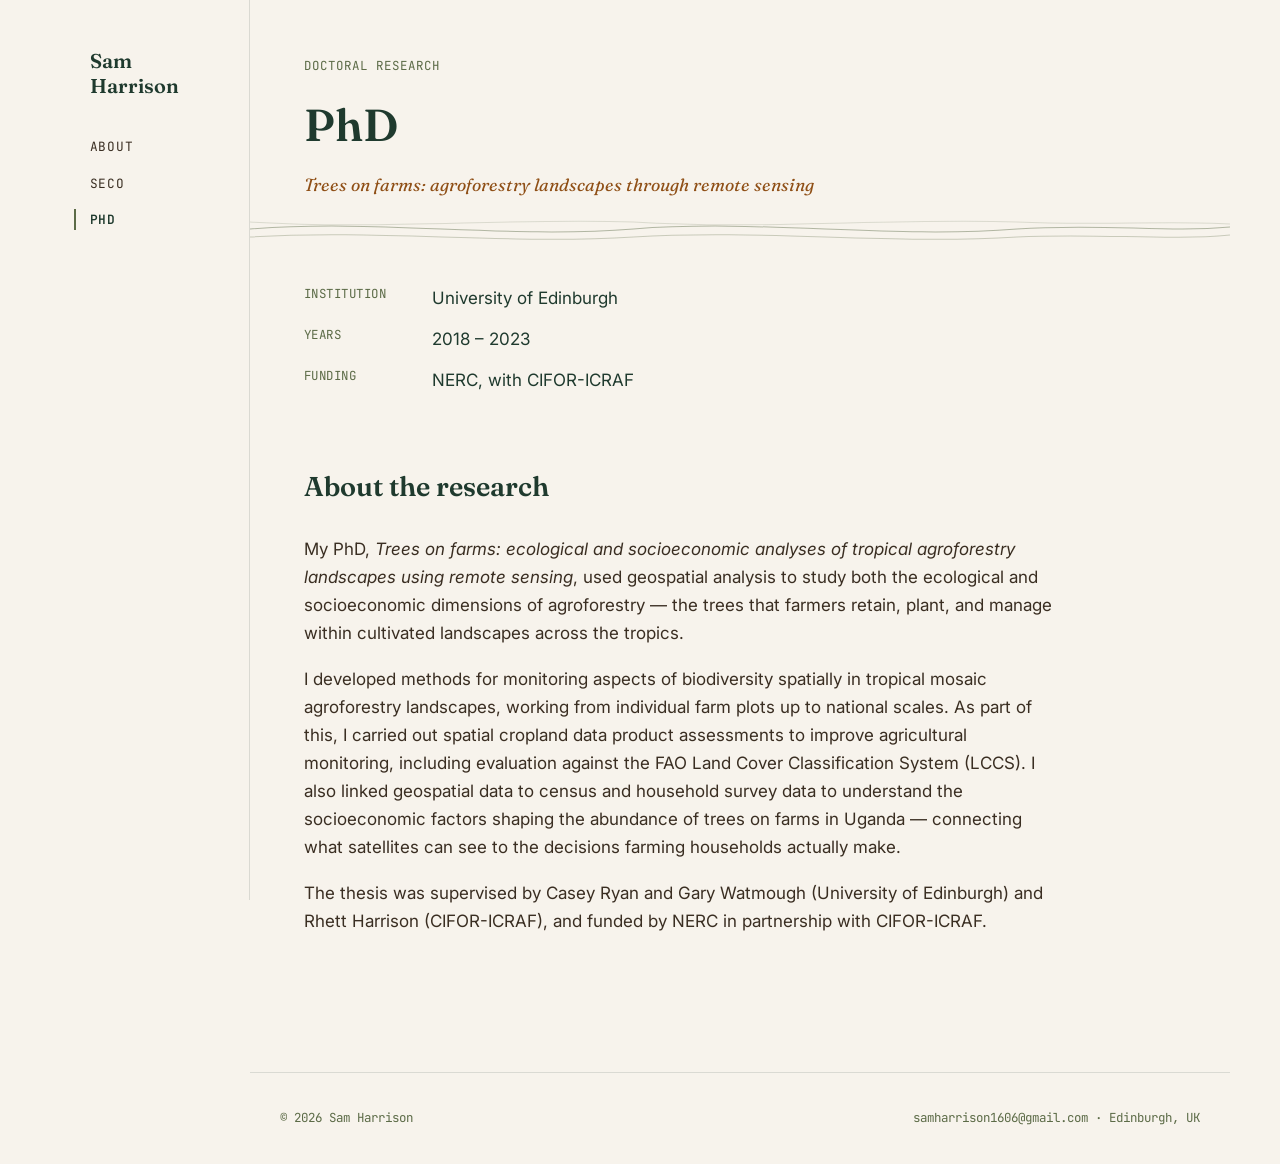
<file: phd.html>
<!DOCTYPE html>
<html lang="en">
<head>
<meta charset="UTF-8">
<meta name="viewport" content="width=device-width, initial-scale=1.0">
<title>PhD — Sam Harrison</title>
<meta name="description" content="Sam Harrison's PhD: ecological and socioeconomic analyses of tropical agroforestry landscapes using remote sensing.">
<link rel="preconnect" href="https://fonts.googleapis.com">
<link rel="preconnect" href="https://fonts.gstatic.com" crossorigin>
<link href="https://fonts.googleapis.com/css2?family=Fraunces:ital,opsz,wght@0,9..144,400;0,9..144,600;1,9..144,400&family=Inter:wght@400;500;600&family=JetBrains+Mono:wght@400;500&display=swap" rel="stylesheet">
<link rel="stylesheet" href="style.css">
</head>
<body>

<div class="page-shell">

<nav class="site-nav">
  <a href="index.html" class="brand">Sam<br>Harrison</a>
  <ul>
    <li><a href="index.html">About</a></li>
    <li><a href="seco.html">SECO</a></li>
    <li><a href="phd.html" aria-current="page">PhD</a></li>
  </ul>
</nav>

<div class="content-col">

<header class="page-hero">
  <p class="eyebrow">Doctoral research</p>
  <h1>PhD</h1>
  <p class="sub">Trees on farms: agroforestry landscapes through remote sensing</p>
</header>

<svg class="contour-divider" viewBox="0 0 920 28" preserveAspectRatio="none" aria-hidden="true">
  <path d="M0,14 C120,4 240,24 360,14 C480,4 600,24 720,14 C800,8 860,18 920,12"/>
  <path d="M0,18 C120,10 240,26 360,18 C480,10 600,26 720,18 C800,14 860,22 920,16" transform="translate(0,4)"/>
  <path d="M0,10 C120,18 240,6 360,10 C480,18 600,6 720,10 C800,14 860,8 920,12" transform="translate(0,-3)"/>
</svg>

<main>

  <section class="block fact-list">
    <div>
      <span class="fact-label">Institution</span>
      <span class="fact-value">University of Edinburgh</span>
    </div>
    <div>
      <span class="fact-label">Years</span>
      <span class="fact-value">2018 – 2023</span>
    </div>
    <div>
      <span class="fact-label">Funding</span>
      <span class="fact-value">NERC, with CIFOR-ICRAF</span>
    </div>
  </section>

  <section class="block bio">
    <div class="section-head">
      <h2>About the research</h2>
    </div>
    <p>
      My PhD, <em>Trees on farms: ecological and socioeconomic analyses of
      tropical agroforestry landscapes using remote sensing</em>, used geospatial
      analysis to study both the ecological and socioeconomic dimensions of
      agroforestry — the trees that farmers retain, plant, and manage within
      cultivated landscapes across the tropics.
    </p>
    <p>
      I developed methods for monitoring aspects of biodiversity spatially in
      tropical mosaic agroforestry landscapes, working from individual farm
      plots up to national scales. As part of this, I carried out spatial
      cropland data product assessments to improve agricultural monitoring,
      including evaluation against the FAO Land Cover Classification System
      (LCCS). I also linked geospatial data to census and household survey data
      to understand the socioeconomic factors shaping the abundance of trees on
      farms in Uganda — connecting what satellites can see to the decisions
      farming households actually make.
    </p>
    <p>
      The thesis was supervised by Casey Ryan and Gary Watmough (University of
      Edinburgh) and Rhett Harrison (CIFOR-ICRAF), and funded by NERC in
      partnership with CIFOR-ICRAF.
    </p>
  </section>

</main>

<footer>
  <div class="footer-inner">
    <span>© 2026 Sam Harrison</span>
    <span><a href="mailto:samharrison1606@gmail.com">samharrison1606@gmail.com</a> · Edinburgh, UK</span>
  </div>
</footer>

</div><!-- /content-col -->
</div><!-- /page-shell -->

</body>
</html>
</file>
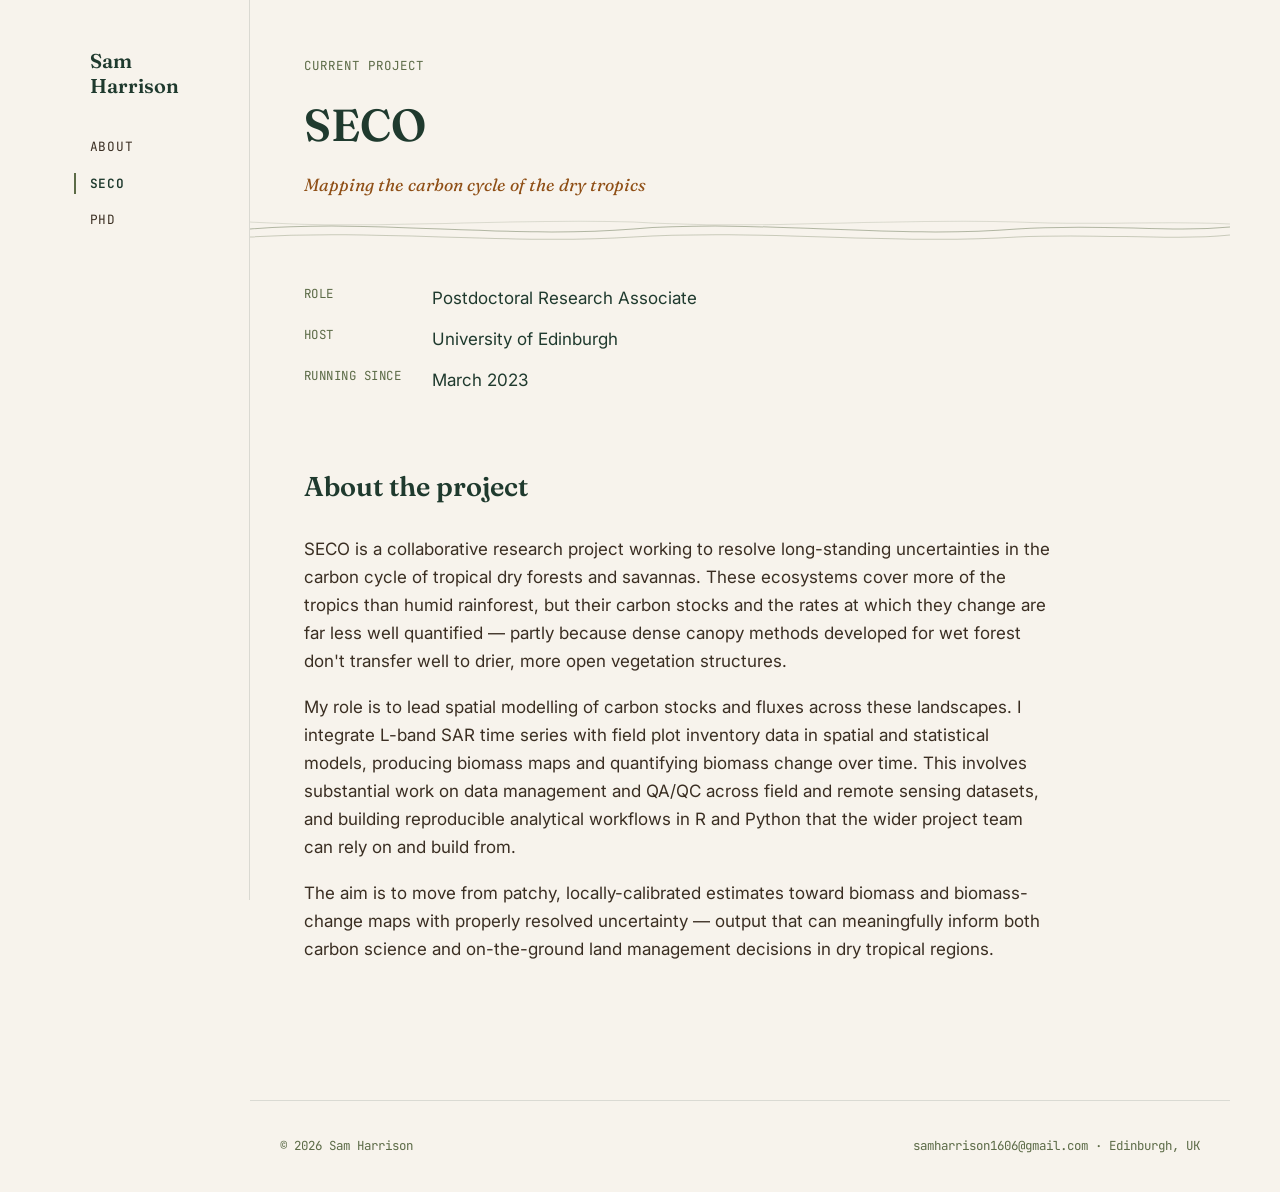
<file: seco.html>
<!DOCTYPE html>
<html lang="en">
<head>
<meta charset="UTF-8">
<meta name="viewport" content="width=device-width, initial-scale=1.0">
<title>SECO — Sam Harrison</title>
<meta name="description" content="The SECO project: spatial modelling of carbon stocks and fluxes across the dry tropics.">
<link rel="preconnect" href="https://fonts.googleapis.com">
<link rel="preconnect" href="https://fonts.gstatic.com" crossorigin>
<link href="https://fonts.googleapis.com/css2?family=Fraunces:ital,opsz,wght@0,9..144,400;0,9..144,600;1,9..144,400&family=Inter:wght@400;500;600&family=JetBrains+Mono:wght@400;500&display=swap" rel="stylesheet">
<link rel="stylesheet" href="style.css">
</head>
<body>

<div class="page-shell">

<nav class="site-nav">
  <a href="index.html" class="brand">Sam<br>Harrison</a>
  <ul>
    <li><a href="index.html">About</a></li>
    <li><a href="seco.html" aria-current="page">SECO</a></li>
    <li><a href="phd.html">PhD</a></li>
  </ul>
</nav>

<div class="content-col">

<header class="page-hero">
  <p class="eyebrow">Current project</p>
  <h1>SECO</h1>
  <p class="sub">Mapping the carbon cycle of the dry tropics</p>
</header>

<svg class="contour-divider" viewBox="0 0 920 28" preserveAspectRatio="none" aria-hidden="true">
  <path d="M0,14 C120,4 240,24 360,14 C480,4 600,24 720,14 C800,8 860,18 920,12"/>
  <path d="M0,18 C120,10 240,26 360,18 C480,10 600,26 720,18 C800,14 860,22 920,16" transform="translate(0,4)"/>
  <path d="M0,10 C120,18 240,6 360,10 C480,18 600,6 720,10 C800,14 860,8 920,12" transform="translate(0,-3)"/>
</svg>

<main>

  <section class="block fact-list">
    <div>
      <span class="fact-label">Role</span>
      <span class="fact-value">Postdoctoral Research Associate</span>
    </div>
    <div>
      <span class="fact-label">Host</span>
      <span class="fact-value">University of Edinburgh</span>
    </div>
    <div>
      <span class="fact-label">Running since</span>
      <span class="fact-value">March 2023</span>
    </div>
  </section>

  <section class="block bio">
    <div class="section-head">
      <h2>About the project</h2>
    </div>
    <p>
      SECO is a collaborative research project working to resolve long-standing
      uncertainties in the carbon cycle of tropical dry forests and savannas.
      These ecosystems cover more of the tropics than humid rainforest, but their
      carbon stocks and the rates at which they change are far less well
      quantified — partly because dense canopy methods developed for wet forest
      don't transfer well to drier, more open vegetation structures.
    </p>
    <p>
      My role is to lead spatial modelling of carbon stocks and fluxes across
      these landscapes. I integrate L-band SAR time series with field plot
      inventory data in spatial and statistical models, producing biomass maps
      and quantifying biomass change over time. This involves substantial work
      on data management and QA/QC across field and remote sensing datasets, and
      building reproducible analytical workflows in R and Python that the wider
      project team can rely on and build from.
    </p>
    <p>
      The aim is to move from patchy, locally-calibrated estimates toward
      biomass and biomass-change maps with properly resolved uncertainty —
      output that can meaningfully inform both carbon science and on-the-ground
      land management decisions in dry tropical regions.
    </p>
  </section>

</main>

<footer>
  <div class="footer-inner">
    <span>© 2026 Sam Harrison</span>
    <span><a href="mailto:samharrison1606@gmail.com">samharrison1606@gmail.com</a> · Edinburgh, UK</span>
  </div>
</footer>

</div><!-- /content-col -->
</div><!-- /page-shell -->

</body>
</html>
</file>
<file: style.css>
/* =========================================================
   Sam Harrison — research site
   Design tokens
   ========================================================= */
:root {
  --cream:      #F7F3EC;
  --paper:      #FFFFFF;
  --forest:     #1F3A2E;
  --forest-70:  #1F3A2Eb3;
  --clay:       #B5651D;
  --clay-dark:  #8F4F16;
  --moss:       #5C6B47;
  --bark:       #3A2E22;
  --line:       #1F3A2E22;

  --font-display: "Fraunces", "Iowan Old Style", "Palatino Linotype", Georgia, serif;
  --font-body: "Inter", -apple-system, BlinkMacSystemFont, "Segoe UI", Helvetica, Arial, sans-serif;
  --font-mono: "JetBrains Mono", "SF Mono", "Consolas", ui-monospace, monospace;

  --max-w: 920px;
  --radius: 3px;
}

* { box-sizing: border-box; }

html {
  scroll-behavior: smooth;
}

@media (prefers-reduced-motion: reduce) {
  html { scroll-behavior: auto; }
  * { animation-duration: 0.01ms !important; transition-duration: 0.01ms !important; }
}

body {
  margin: 0;
  background: var(--cream);
  color: var(--forest);
  font-family: var(--font-body);
  font-size: 17px;
  line-height: 1.65;
  -webkit-font-smoothing: antialiased;
}

a {
  color: var(--clay);
  text-decoration: none;
  border-bottom: 1px solid transparent;
  transition: border-color 0.15s ease, color 0.15s ease;
}
a:hover { border-color: var(--clay); }
a:focus-visible {
  outline: 2px solid var(--clay);
  outline-offset: 3px;
  border-radius: 2px;
}

img { max-width: 100%; display: block; }

/* =========================================================
   Layout shell — sidebar nav + content column
   ========================================================= */
.page-shell {
  display: grid;
  grid-template-columns: 200px 1fr;
  max-width: 1180px;
  margin: 0 auto;
  align-items: start;
}

/* =========================================================
   Sidebar nav
   ========================================================= */
.site-nav {
  position: sticky;
  top: 0;
  height: 100vh;
  padding: 3rem 1.5rem 2rem 1.5rem;
  border-right: 1px solid var(--line);
  display: flex;
  flex-direction: column;
  gap: 2.4rem;
}

.site-nav .brand {
  font-family: var(--font-display);
  font-weight: 600;
  font-size: 1.25rem;
  line-height: 1.25;
  color: var(--forest);
  border-bottom: none;
}
.site-nav .brand:hover { color: var(--clay); border-bottom: none; }

.site-nav ul {
  display: flex;
  flex-direction: column;
  gap: 0.95rem;
  list-style: none;
  margin: 0;
  padding: 0;
  font-family: var(--font-mono);
  font-size: 0.8rem;
  letter-spacing: 0.06em;
  text-transform: uppercase;
}

.site-nav a {
  color: var(--bark);
  border-bottom: none;
  border-left: 2px solid transparent;
  padding-left: 0.85rem;
  display: block;
  transition: color 0.15s ease, border-color 0.15s ease;
}
.site-nav a:hover {
  color: var(--clay);
  border-left-color: var(--clay);
}
.site-nav a[aria-current="page"] {
  color: var(--forest);
  border-left-color: var(--moss);
  font-weight: 600;
}

.content-col { min-width: 0; }

/* =========================================================
   Contour motif — signature element
   Thin terrain/canopy-density lines used as dividers
   ========================================================= */
.contour-divider {
  width: 100%;
  height: 28px;
  margin: 0;
  display: block;
}
.contour-divider path {
  fill: none;
  stroke: var(--moss);
  stroke-width: 1;
  opacity: 0.45;
}
.contour-divider path:nth-child(2) { opacity: 0.3; }
.contour-divider path:nth-child(3) { opacity: 0.18; }

/* =========================================================
   Hero
   ========================================================= */
.hero {
  position: relative;
  max-width: var(--max-w);
  margin: 0 auto;
  padding: 4.5rem 1.5rem 3.5rem;
  display: grid;
  grid-template-columns: 1.3fr 1fr;
  gap: 2rem;
  align-items: end;
  overflow: hidden;
}

.hero-text .eyebrow {
  font-family: var(--font-mono);
  font-size: 0.78rem;
  letter-spacing: 0.08em;
  text-transform: uppercase;
  color: var(--moss);
  margin: 0 0 0.9rem;
}

.hero-text h1 {
  font-family: var(--font-display);
  font-weight: 600;
  font-size: clamp(2.4rem, 5vw, 3.4rem);
  line-height: 1.05;
  margin: 0 0 0.6rem;
  color: var(--forest);
}

.hero-text .role {
  font-family: var(--font-display);
  font-style: italic;
  font-weight: 400;
  font-size: 1.25rem;
  color: var(--clay-dark);
  margin: 0 0 1.3rem;
}

.hero-text p.lede {
  max-width: 38ch;
  color: var(--bark);
  margin: 0 0 1.5rem;
}

.hero-links {
  display: flex;
  flex-wrap: wrap;
  gap: 1.1rem;
  font-family: var(--font-mono);
  font-size: 0.82rem;
}

.hero-photo {
  position: relative;
  width: 220px;
  height: 220px;
  align-self: end;
  border-radius: 50%;
  overflow: hidden;
  border: 1px solid var(--line);
  justify-self: end;
}
.hero-photo img {
  width: 100%;
  height: 100%;
  object-fit: cover;
  display: block;
}

/* =========================================================
   Sections
   ========================================================= */
main {
  max-width: var(--max-w);
  margin: 0 auto;
  padding: 0 1.5rem 5rem;
}

section.block {
  padding: 3rem 0 2.5rem;
}

section.block.fact-list {
  padding: 2.2rem 0 0.5rem;
}

section.block + section.block {
  border-top: none;
}

.section-head {
  margin-bottom: 1.6rem;
}

.section-head h2 {
  font-family: var(--font-display);
  font-weight: 600;
  font-size: 1.7rem;
  margin: 0;
  color: var(--forest);
}

/* Bio */
.bio p { max-width: 68ch; color: var(--bark); }
.bio p + p { margin-top: 1.1rem; }

/* Research interests — simple bullet list */
.interest-list {
  list-style: disc;
  padding-left: 1.3rem;
  margin: 0;
  color: var(--bark);
}
.interest-list li {
  margin-bottom: 0.5rem;
}
.interest-list li::marker {
  color: var(--moss);
}

/* Publications — simple list, no date column */
.pub-list {
  list-style: none;
  margin: 0;
  padding: 0;
  display: flex;
  flex-direction: column;
}

.pub-list li {
  padding: 1.1rem 0;
  border-top: 1px solid var(--line);
}

.pub-list li:last-child { border-bottom: 1px solid var(--line); }

.pub-list p {
  margin: 0;
  color: var(--bark);
}

.pub-list .pub-venue {
  font-style: italic;
}

/* Experience timeline (used on SECO / PhD pages) */
.timeline {
  list-style: none;
  margin: 0;
  padding: 0;
}
.timeline li {
  display: grid;
  grid-template-columns: 8.5rem 1fr;
  gap: 1.2rem;
  padding: 1rem 0;
  border-top: 1px solid var(--line);
}
.timeline li:last-child { border-bottom: 1px solid var(--line); }
.timeline .when {
  font-family: var(--font-mono);
  font-size: 0.8rem;
  color: var(--moss);
  padding-top: 0.2rem;
}
.timeline h3 {
  font-family: var(--font-body);
  font-weight: 600;
  font-size: 1rem;
  margin: 0 0 0.3rem;
  color: var(--forest);
}
.timeline p {
  margin: 0;
  color: var(--bark);
  font-size: 0.95rem;
}

/* Key facts — plain text, no card */
.fact-list {
  margin: 0 0 0.5rem;
  padding: 0;
  color: var(--bark);
}
.fact-list div {
  display: flex;
  gap: 0.5rem;
  padding: 0.4rem 0;
}
.fact-list .fact-label {
  font-family: var(--font-mono);
  font-size: 0.78rem;
  letter-spacing: 0.04em;
  text-transform: uppercase;
  color: var(--moss);
  min-width: 7.5rem;
}
.fact-list .fact-value {
  color: var(--forest);
}

/* Page hero (sub-pages, simpler than landing hero) */
.page-hero {
  max-width: var(--max-w);
  margin: 0 auto;
  padding: 3.5rem 1.5rem 1rem;
}
.page-hero .eyebrow {
  font-family: var(--font-mono);
  font-size: 0.78rem;
  letter-spacing: 0.08em;
  text-transform: uppercase;
  color: var(--moss);
  margin: 0 0 0.7rem;
}
.page-hero h1 {
  font-family: var(--font-display);
  font-weight: 600;
  font-size: clamp(2.1rem, 4.5vw, 2.8rem);
  margin: 0 0 0.5rem;
  color: var(--forest);
}
.page-hero .sub {
  font-family: var(--font-display);
  font-style: italic;
  font-size: 1.1rem;
  color: var(--clay-dark);
  margin: 0;
}

/* Footer */
footer {
  border-top: 1px solid var(--line);
  padding: 2.2rem 1.5rem;
}
footer .footer-inner {
  max-width: var(--max-w);
  margin: 0 auto;
  display: flex;
  justify-content: space-between;
  flex-wrap: wrap;
  gap: 1rem;
  font-family: var(--font-mono);
  font-size: 0.78rem;
  color: var(--moss);
}
footer a { color: var(--moss); }
footer a:hover { color: var(--clay); }

/* =========================================================
   Responsive
   ========================================================= */
@media (max-width: 720px) {
  .page-shell { grid-template-columns: 1fr; }
  .site-nav {
    position: static;
    height: auto;
    flex-direction: row;
    align-items: center;
    justify-content: space-between;
    border-right: none;
    border-bottom: 1px solid var(--line);
    padding: 1.1rem 1.5rem;
  }
  .site-nav ul {
    flex-direction: row;
    gap: 1.3rem;
  }
  .site-nav a {
    border-left: none;
    border-bottom: 2px solid transparent;
    padding-left: 0;
    padding-bottom: 2px;
  }
  .site-nav a:hover { border-left-color: transparent; border-bottom-color: var(--clay); }
  .site-nav a[aria-current="page"] { border-left-color: transparent; border-bottom-color: var(--moss); }

  .hero { grid-template-columns: 1fr; padding-top: 3rem; }
  .hero-photo { width: 160px; height: 160px; order: -1; justify-self: start; }
  .pub-list li,
  .timeline li { grid-template-columns: 1fr; gap: 0.3rem; }
}

@media (max-width: 480px) {
  .site-nav { flex-direction: column; align-items: flex-start; gap: 0.8rem; }
}
</file>
